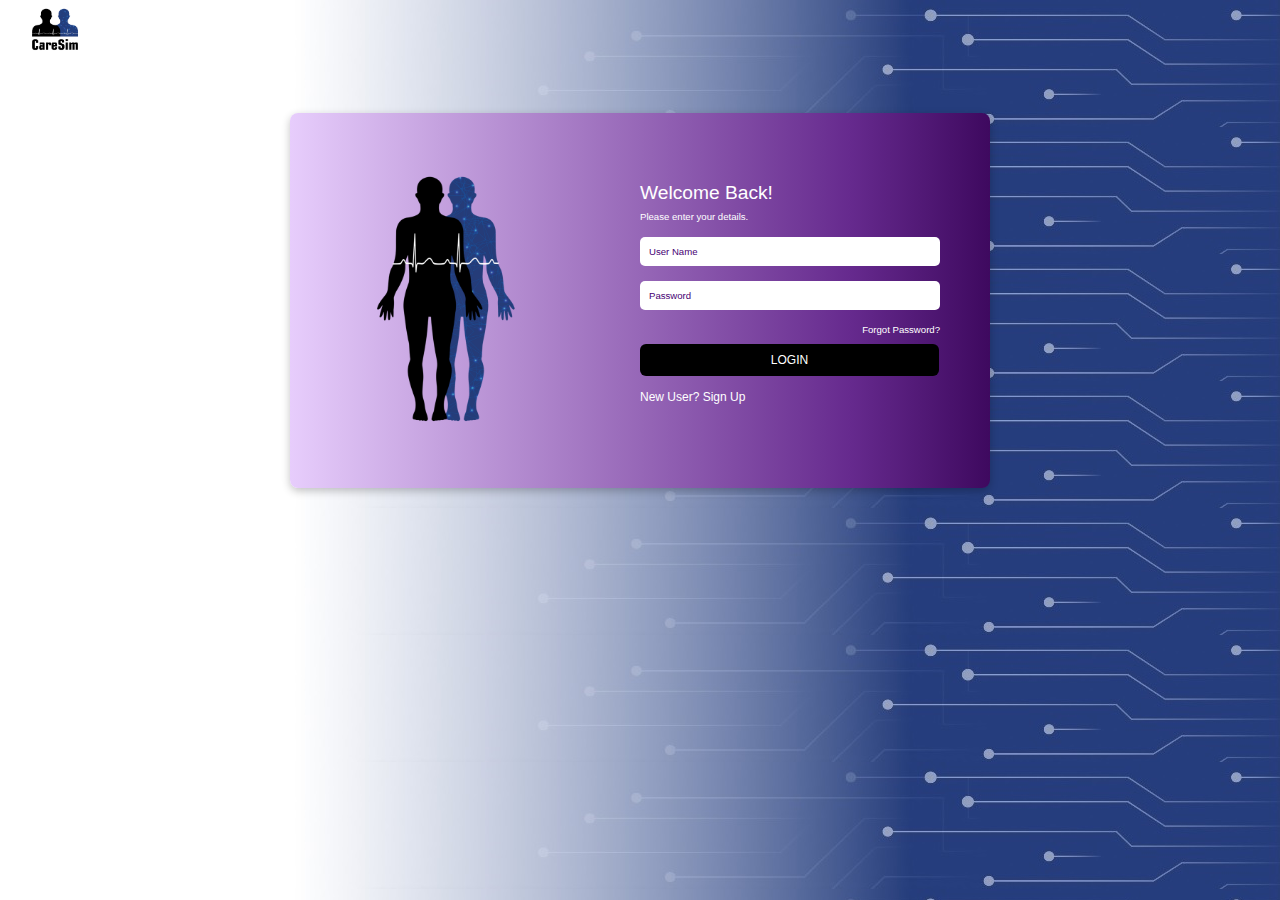
<file: index.html>
<!DOCTYPE html>
<html lang="en">
<meta charset="UTF-8">
<title>CareSim</title>
<meta name="viewport" content="width=device-width,initial-scale=1">
<link rel="stylesheet" href="css/styles.css">

<script src=""></script>
<body class="loginBg">

<img src="images/CareSimLogo.png" alt="CareSim Logo" class="careSimLogo">

<div class="loginWrapper">
<div class="loginFormLeftImg">
<img src="images/person.png" alt="CareSim Logo" class="">
</div>
<div class="loginForm">
	<h1>Welcome Back!</h1>
	<p class="small">Please enter your details.</p>
	
	<form>
	
	<input placeholder="User Name" type="text" />
	<input placeholder="Password" type="password"/>
	<p class="small txtAlignRight topMargin15px"><a href="#">Forgot Password?</a></p>
	<a href="startpage.html" class="primaryLoginBtn" />LOGIN</a>
	<p class="topMargin15px"><a href="#">New User? <strong>Sign Up</strong></a></p>
	</form>
</div>
</div>

</body>
</html>
</file>
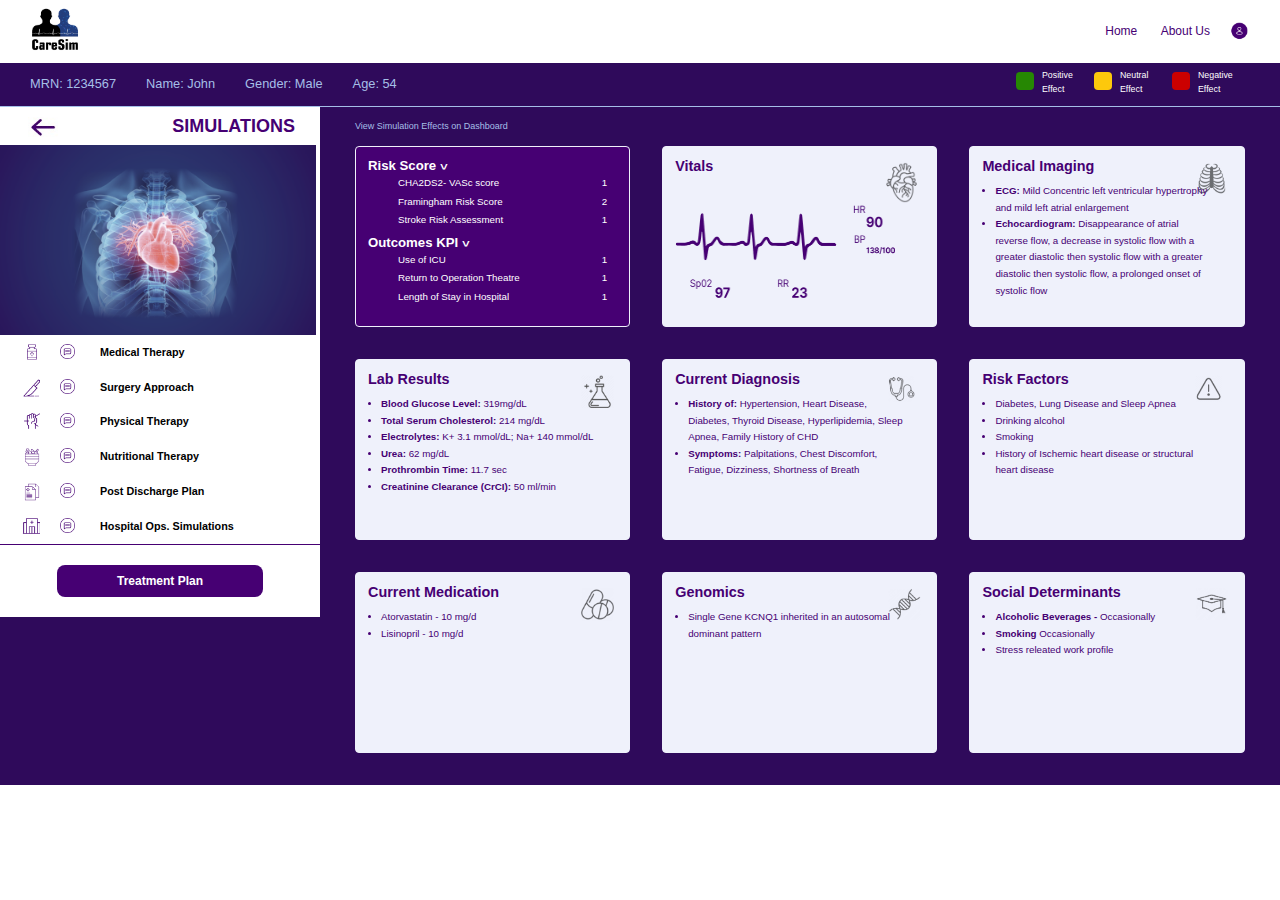
<file: simulation-dashboard.html>
<!DOCTYPE html>
<html lang="en">
<meta charset="UTF-8">
<title>CareSim</title>
<meta name="viewport" content="width=device-width,initial-scale=1">

<link rel="stylesheet" href="css/jquery.modal.min.css">
<link rel="stylesheet" href="css/styles.css">


<body>


<div class="header">
	<img src="images/CareSimLogo.png" alt="CareSim Logo" class="careSimLogo">
	
	<div class="topNav">
		<div class="avathar"></div>
		<ul>
			<li><a href="index.html">Home</a></li>
			<li><a href="#">About Us</a></li>			
		</ul>
		
	</div>
</div>
<div class="simDashboadContentBg"> 
<ul class="subNav">
<li>MRN: 1234567</li>
<li>Name: John</li>
<li>Gender: Male</li>
<li>Age: 54</li>
</ul>

<ul class="legends">
	<li><span class="red"></span> Negative Effect</li>
	<li><span class="yellow"></span> Neutral Effect</li>
	<li><span class="green"></span> Positive Effect</li>
</ul>

<div class="clearBoth" />
<div class="simDashBoardWrapper">
<div class="simLeftSection">
	<div class="backBtn"><a href="simulation.html"><img src="images/arrow.jpg" alt="Back Button" width="30px" height="20px" /></a></div>
	<div class="simLeftHeader">SIMULATIONS</div>
	<div class="simulationSlot"><img src="images/simImage.png" alt="SIMULATIONS" /></div>
	<div class="leftNav">

<div id="firstpane" class="menu_list"> <!--Code for menu starts here-->
<p class="menu_head"><span class="medThe"></span> <span class="notes"></span>Medical Therapy</p>
<div class="menu_body"> 

<div class="planWrapperParent">
	<div class="planWrapper MedicalTherapyPlan1">
		<div class="plan">Plan 1</div>
		<div class="medicines">Aspirin</div>
		<div class="dose">
		
		 <select class="dropdown">
			<option selected value="default">Dose</option>
			<option value="0">125 mg/ daily</option>
			<option value="1">325 mg/ daily</option>
			<option value="2">500 mg/ daily</option>
		</select>

</div>
		<div class="saved"></div>
	</div>
	<br class="clearBoth" />
</div>	

<div class="planWrapperParent">
	<div class="planWrapper">
		<div class="plan">Plan 2</div>
		<div class="medicines">Aspirin</div>
		<div class="dose">
			 <select class="dropdown">
			 <option selected value="default">Dose</option>
			<option value="0">125 mg/ daily</option>
			<option value="1">325 mg/ daily</option>
			<option value="2">500 mg/ daily</option>
		</select>
		</div>
		
		<div class="saved"></div>
	</div>
	<div class="planWrapper">
		<div class="plan">&nbsp;</div>
		<div class="medicines">Warfarin</div>
		<div class="dose">
		
		 <select class="dropdown">
		 <option selected value="default">Dose</option>
			<option value="0">125 mg/ daily</option>
			<option value="1">325 mg/ daily</option>
			<option value="2">500 mg/ daily</option>
		</select> 

</div>
		<div class="saved"></div>
	</div>
<br class="clearBoth" />
</div>
<div class="planWrapperParent">	
	<div class="planWrapper">
		<div class="plan">Plan 3</div>
		<div class="medicines">Warfarin</div>
		<div class="dose">
		
		<select class="dropdown">
		<option selected value="default">Dose</option>
			<option value="0">125 mg/ daily</option>
			<option value="1">325 mg/ daily</option>
			<option value="2">500 mg/ daily</option>
		</select>
			
</div>
		<div class="saved"></div>
	</div>
	<br class="clearBoth" />
</div>
<div class="planWrapperParent">	
	<div class="planWrapper">
		<div class="plan">Plan 4</div>
		<div class="medicines">Dabigatarn</div>
		<div class="dose">
		
		<select class="dropdown">
		<option selected value="default">Dose</option>
			<option value="0">125 mg/ daily</option>
			<option value="1">325 mg/ daily</option>
			<option value="2">500 mg/ daily</option>
		</select>

</div>
		<div class="saved"></div>
	</div>
	
	<div class="planWrapper">
		<div class="plan">&nbsp;</div>
		<div class="medicines">Rivaroxaban</div>
		<div class="dose">
		
		 <select class="dropdown">
		 <option selected value="default">Dose</option>
			<option value="0">125 mg/ daily</option>
			<option value="1">325 mg/ daily</option>
			<option value="2">500 mg/ daily</option>
		</select> 

</div>
		<div class="saved"></div>
	</div>
	<br class="clearBoth" />
</div>
<div class="planWrapperParent">	
	<div class="planWrapper">
		<div class="plan">Plan 5</div>
		<div class="medicines">Apixaban</div>
		<div class="dose">
		
		 <select class="dropdown">
		 <option selected value="default">Dose</option>
			<option value="0">125 mg/ daily</option>
			<option value="1">325 mg/ daily</option>
			<option value="2">500 mg/ daily</option>
		</select>

</div>
		<div class="saved"></div>
	</div>
	<div class="planWrapper">
		<div class="plan">&nbsp;</div>
		<div class="medicines">Edoxaban</div>
		<div class="dose">
		
		 <select class="dropdown">
		 <option selected value="default">Dose</option>
			<option value="0">125 mg/ daily</option>
			<option value="1">325 mg/ daily</option>
			<option value="2">500 mg/ daily</option>
		</select>

</div>
		<div class="saved"></div>
	</div>
	<br class="clearBoth" />
</div>
<div class="planWrapperParent">	
	<div class="planWrapper">
		<div class="plan">Plan 6</div>
		<div class="medicines cusDropDown" style="width: 196px; margin-left: -6px; margin-top: -5px;">
		<select class="dropdown mediciness">
			<option value="0" selected>Custom</option>
			<option value="1">Asprin</option>
			<option value="2">Warfarin</option>
			<option value="3">Dabigatarn</option>
			<option value="4">Rivaroxaban</option>
			<option value="5">Apixaban</option>
			<option value="6">Edoxaban</option>
		</select>
		
		
		 <select class="dropdown doses">
			<option selected value="default">Dose</option>
			<option value="0">125 mg/ daily</option>
			<option value="1">325 mg/ daily</option>
			<option value="2">500 mg/ daily</option>
		</select>

</div>
		<div class="saved"></div>
		
		<div style="float: left; margin-left:84px; margin-top: 5px; clear: both;" class="displayNone newMedicines1">
			<div class="medicines cusDropDown" style="width: 196px; margin-left: -10px; margin-top: -5px;">
				<select class="dropdown mediciness">
					<option value="1">Warfarin</option>
					<option value="2">Dabigatarn</option>
					<option value="3">Rivaroxaban</option>
					<option value="4">Apixaban</option>
					<option value="5">Edoxaban</option>
				</select>


				<select class="dropdown doses">
					<option selected value="default">Dose</option>
					<option value="0">125 mg/ daily</option>
					<option value="1">325 mg/ daily</option>
					<option value="2">500 mg/ daily</option>
				</select>

			</div>		
		</div>
		
		<div style="float: left; margin-left:84px; margin-top: 5px;" class="displayNone newMedicines2">
			<div class="medicines cusDropDown" style="width: 196px; margin-left: -10px; margin-top: -5px;">
				<select class="dropdown mediciness">
					
					<option value="1">Dabigatarn</option>
					<option value="2">Rivaroxaban</option>
					<option value="3">Apixaban</option>
					<option value="4">Edoxaban</option>
				</select>


				<select class="dropdown doses">
					<option selected value="default">Dose</option>
					<option value="0">125 mg/ daily</option>
					<option value="1">325 mg/ daily</option>
					<option value="2">500 mg/ daily</option>
				</select>

			</div>
		
		</div>
		
		<div style="float: left; margin-left:84px; margin-top: 5px;" class="displayNone newMedicines3">
			<div class="medicines cusDropDown" style="width: 196px; margin-left: -10px; margin-top: -5px;">
				<select class="dropdown mediciness">									
					<option value="1">Rivaroxaban</option>
					<option value="2">Apixaban</option>
					<option value="3">Edoxaban</option>
				</select>


				<select class="dropdown doses">
					<option selected value="default">Dose</option>
					<option value="0">125 mg/ daily</option>
					<option value="1">325 mg/ daily</option>
					<option value="2">500 mg/ daily</option>
				</select>

			</div>
		
		</div>
		
		<div style="float: left; margin-left:84px; margin-top: 5px;" class="displayNone newMedicines4">
			<div class="medicines cusDropDown" style="width: 196px; margin-left: -10px; margin-top: -5px;">
				<select class="dropdown mediciness" style="width:94px">														
					<option value="1">Apixaban</option>
					<option value="2">Edoxaban</option>
				</select>


				<select class="dropdown doses">
					<option selected value="default">Dose</option>
					<option value="0">125 mg/ daily</option>
					<option value="1">325 mg/ daily</option>
					<option value="2">500 mg/ daily</option>
				</select>

			</div>
		
		</div>
		
		<div style="float: left; margin-left:84px; margin-top: 5px;" class="displayNone newMedicines5">
			<div class="medicines cusDropDown" style="width: 196px; margin-left: -10px; margin-top: -5px;">
				<select class="dropdown mediciness" style="width:94px">																			
					<option value="2">Edoxaban</option>
				</select>
				<select class="dropdown doses">
					<option selected value="default">Dose</option>
					<option value="0">125 mg/ daily</option>
					<option value="1">325 mg/ daily</option>
					<option value="2">500 mg/ daily</option>
				</select>

			</div>
		
		</div>
		<br class="clearBoth" />
		<div style="margin-left:84px; margin-top: 5px;" class="cusButton displayNone"><span class="AddMedication">Add Medication</span> | <span class="delete">Delete</span></div>
	</div>
	<br class="clearBoth" />
</div>	
	
	<br class="clearBoth" />	 
</div>
<p class="menu_head"><span class="surApproach"></span> <span class="notes"></span>Surgery Approach</p>
<div class="menu_body"> 
	<div class="planWrapperParent">
	<div class="planWrapper">
		<div class="plan">Plan 1</div>
		<div class="medicines"><a href="#ex12" rel="modal:open" class="modalLink">Catheter Ablation</a></div>
		<div class="dose">
		
		&nbsp;

</div>
		<div class="saved"></div>
	</div>
	<br class="clearBoth" />
	<div id="ex12" class="modal">
			<div class="modalHeader">
			<h2>Catheter Ablation</h2>
			
			
</div>

<div class="modalBody" style="padding: 10px 15px">
	<h3 style="padding-bottom: 10px; width: 50%; float: left;" id="modTitle">Select Incision Area</h3>
	<div style="width: 49%; float: left;">
				<ul class="simIcon">
					<li class="injection"></li>
					<li class="fix"></li>
				</ul>
			</div>
	<p style="padding-bottom: 10px; float: left; clear: both;">Echocardiogram done in last month- showed disappearance of atrial reverse flow, a decrease in systolic flow with a greater diastolic than systolic flow</p>
	<img src="images/1-Screenshot.gif" alt="" width="480px" height="480px" id="Catheter" />
</div>
        
		</div>
	
</div>

<div class="planWrapperParent">
	<div class="planWrapper">
		<div class="plan">Plan 2</div>
		<div class="medicines" style="width:95px;">Mitral Valve Repair</div>
		<div class="dose" style="width:95px;">
		
		 &nbsp;

</div>
		<div class="saved"></div>
	</div>
	<br class="clearBoth" />
	
</div>

 </div>
<p class="menu_head"><span class="phyThe"></span> <span class="notes"></span>Physical Therapy</p>
<div class="menu_body"> 
<div class="planWrapperParent phyThePlan1">
	<div class="planWrapper">
		<div class="plan">Plan 1</div>
		<div class="medicines">Marathons</div>
		<div class="dose">
		
		 <select class="dropdown phyTheDD">
		 <option selected value="default">Dose</option>
			<option value="0">5 hrs/week</option>
			<option value="1">6 hrs/week</option>
		</select>

</div>
		<div class="saved"></div>
	</div>
	<br class="clearBoth" />
</div>

<div class="planWrapperParent phyThePlan2">
	<div class="planWrapper">
		<div class="plan">Plan 2</div>
		<div class="medicines">Brisk Walk</div>
		<div class="dose">
		
		 <select class="dropdown phyTheDD">
		 <option selected value="default">Dose</option>
			<option value="0">5 hrs/week</option>
		</select>

</div>
		<div class="saved"></div>
	</div>
	<br class="clearBoth" />
</div>

<div class="planWrapperParent phyThePlan3">
	<div class="planWrapper">
		<div class="plan">Plan 3</div>
		<div class="medicines">Moderate Exercise</div>
		<div class="dose">
		
		 <select class="dropdown phyTheDD">
		 <option selected value="default">Dose</option>
			<option value="0">4 hrs/week</option>
			<option value="1">6 hrs/week</option>
			<option value="2">7 hrs/week</option>
		</select>

</div>
		<div class="saved"></div>
	</div>
	<br class="clearBoth" />
</div>


 </div>
<p class="menu_head"><span class="nutThe"></span> <span class="notes"></span>Nutritional Therapy</p>
<div class="menu_body">
<div class="planWrapperParent nutThePlan1">
	<div class="planWrapper">
		<div class="plan">Plan 1</div>
		<div class="medicines">Olive Oil</div>
		<div class="dose">
		
		 <select class="dropdown nutTheDD">
			<option selected value="default">Dose</option>
			<option value="0">4 tbsp/day</option>
			<option value="1">6 tbsp/day</option>
			<option value="2">10 tbsp/day</option>
		</select>

</div>
		<div class="saved"></div>
	</div>
	<br class="clearBoth" />
</div>

<div class="planWrapperParent nutThePlan2">
	<div class="planWrapper">
		<div class="plan">Plan 2</div>
		<div class="medicines">Seafood</div>
		<div class="dose">
		
		 <select class="dropdown nutTheDD">
			<option selected value="default">Dose</option>
			<option value="0">2 times/week</option>
			<option value="1">4 times/week</option>
			<option value="2">6 times/week</option>
		</select>

</div>
		<div class="saved"></div>
	</div>
	<br class="clearBoth" />
</div>

<div class="planWrapperParent nutThePlan3">
	<div class="planWrapper">
		<div class="plan">Plan 3</div>
		<div class="medicines">Legumes</div>
		<div class="dose">
		
		 <select class="dropdown nutTheDD">
			<option selected value="default">Dose</option>
			<option value="0">3 times/week</option>
			<option value="1">5 times/week</option>			
		</select>

</div>
		<div class="saved"></div>
	</div>
	<br class="clearBoth" />
</div>

 </div>
<p class="menu_head"><span class="postDis"></span> <span class="notes"></span>Post Discharge Plan</p>
<div class="menu_body"> 
<div class="planWrapperParent">
	<div class="planWrapper">
		<div class="plan">Medicine</div>
		<div class="medicines">Cefixime</div>
		<div class="dose">
		
		 <select class="dropdown">
			<option value="0">200 mg/twice daily</option>
		</select>

</div>
		<div class="saved"></div>
	</div>
	<br class="clearBoth" />
</div>

<div class="planWrapperParent">
	<div class="planWrapper">
		<div class="plan">Follow Up</div>
		<div class="medicines">&nbsp;</div>
		<div class="dose">
		
		 <select class="dropdown">
			<option value="0">4 months later</option>
			<option value="1">5 months later</option>
			<option value="2">6 months later</option>
		</select>

</div>
		<div class="saved"></div>
	</div>
	<br class="clearBoth" />
</div>

<div class="planWrapperParent">
	<div class="planWrapper">
		<div class="plan">Advice</div>
		<div class="medicines">&nbsp;</div>
		<div class="dose">
		
		&nbsp;

</div>
		<div class="saved"></div>
	</div>
	<br class="clearBoth" />
</div>


</div>
<p class="menu_head"><span class="hospitalOps"></span> <span class="notes"></span>Hospital Ops. Simulations</p>
<div class="menu_body"> 
<div class="planWrapperParent">
	<div class="planWrapper">
		<div class="plan">Plan 1</div>
		<div class="medicines">Aspirin</div>
		<div class="dose">
		
		 <select class="dropdown">
			<option value="0">125 mg/ daily</option>
			<option value="1">325 mg/ daily</option>
			<option value="2">500 mg/ daily</option>
		</select>

</div>
		<div class="saved"></div>
	</div>
	<br class="clearBoth" />
</div>

<div class="planWrapperParent">
	<div class="planWrapper">
		<div class="plan">Plan 2</div>
		<div class="medicines">Aspirin</div>
		<div class="dose">
		
		 <select class="dropdown">
			<option value="0">125 mg/ daily</option>
			<option value="1">325 mg/ daily</option>
			<option value="2">500 mg/ daily</option>
		</select>

</div>
		<div class="saved"></div>
	</div>
	<br class="clearBoth" />
</div>
</div>
</div>
<!--Code for menu ends here--> 


	</div>
	
	<div class="navBtmLink"><a href="#">Treatment Plan</a></div>
</div>

<div class="sDmainContent">
	<div class="cardSection">
		<p class="marginBtm15px">View Simulation Effects on Dashboard</p>
		
	 <div class="cards active">
		<h3 class="riskScorePlanMT">Risk Score <span>^</span></h3>
		<ul class="riskScore riskScorePlanMT">
			<li class="list1">CHA2DS2- VASc score <span>1</span></li>
			<li class="list2">Framingham Risk Score <span>2</span></li>
			<li class="list3">Stroke Risk Assessment <span>1</span></li>
		</ul>
		<h3>Outcomes KPI <span>^</span></h3>
		<ul class="riskScore">
			<li>Use of ICU <span>1</span></li>
			<li>Return to Operation Theatre <span>1</span></li>
			<li>Length of Stay in Hospital <span>1</span></li>
		</ul>
	</div> 
	<div class="cards vitals">
		<h2 class="PlanMT">Vitals</h2>
		<img class="PlanMTImg" src="images/heartRate.png" />
	</div>
	<div class="cards marginRgt0px MedicalImaging">
		<h2 class="miTitle">Medical Imaging</h2>
		<ul>
			<li><strong>ECG: </strong>Mild Concentric left ventricular hypertrophy and mild left atrial enlargement</li>
			<li class="miList"><strong>Echocardiogram: </strong>Disappearance of atrial reverse flow, a decrease in systolic flow with a greater diastolic then systolic flow with a greater diastolic then systolic flow, a prolonged onset of systolic flow</li>
		</ul>
	</div>
	
	<div class="cards LabResultsSmall">
		<h2>Lab Results</h2>
		<ul>
			<li><strong>Blood Glucose Level: </strong>319mg/dL</li>
			<li class="plan1-5hrspw"><strong>Total Serum Cholesterol: </strong>214 mg/dL</li>
			<li><strong>Electrolytes: </strong>K+ 3.1 mmol/dL; Na+ 140 mmol/dL</li>
			<li><strong>Urea: </strong>62 mg/dL</li>
			<li><strong>Prothrombin Time: </strong>11.7 sec</li>
			<li class="plan1-325mg plan2-6hrspw plan3-6hrspw"><strong>Creatinine Clearance (CrCI): </strong>50 ml/min</li>
		</ul>
	</div>
	<div class="cards CurrentDiagnosis">
		<h2>Current Diagnosis</h2>
		<ul>
			<li><strong>History of: </strong>Hypertension, Heart Disease, Diabetes, Thyroid Disease, Hyperlipidemia, Sleep Apnea, Family History of CHD</li>
			<li class="plan1-325mg"><strong>Symptoms: </strong>Palpitations, Chest Discomfort, Fatigue, Dizziness, Shortness of Breath</li>
		</ul>
	</div>
	<div class="cards marginRgt0px RiskFactors">
		<h2>Risk Factors</h2>
		<ul>
			<li>Diabetes, Lung Disease and Sleep Apnea</li>
			<li class="Plan1500mg">Drinking alcohol</li>
			<li>Smoking</li>
			<li class="plan34hrspw">History of Ischemic heart disease or structural heart disease</li>
		</ul>
	</div>
	
	<div class="cards CurrentMedication">
		<h2>Current Medication</h2>
		<ul>
			<li>Atorvastatin - 10 mg/d</li>
			<li>Lisinopril - 10 mg/d</li>
		</ul>
	</div>
	<div class="cards Genomics">
		<h2>Genomics</h2>
		<ul>
			<li>Single Gene KCNQ1 inherited in an autosomal dominant pattern</li>
		</ul>
	</div>
	<div class="cards marginRgt0px SocialDeterminants">
		<h2>Social Determinants</h2>
		<ul>
			<li><strong>Alcoholic Beverages - </strong>Occasionally</li>
			<li><strong>Smoking</strong> Occasionally</li>
			<li>Stress releated work profile</li>
		</ul>
	</div>
	
	</div>
	
</div>

<div class="clearBoth" />
</div>

	
</div>

<script src="scripts/jquery.min.js"></script>
<script src="scripts/jquery.modal.min.js"></script>
<script src="scripts/simulation.js"></script>
<script>
$(document).ready(function(){
 $("#fade").modal({
  fadeDuration: 1000,
  fadeDelay: 0.50
});
  

$('#tabs li a:not(:first)').addClass('inactive');
$('.container').hide();
$('.container:first').show();
    
$('#tabs li a').click(function(){
    var t = $(this).attr('id');
  if($(this).hasClass('inactive')){ //this is the start of our condition 
    $('#tabs li a').addClass('inactive');           
    $(this).removeClass('inactive');
    
    $('.container').hide();
    $('#'+ t + 'C').fadeIn('slow');
 }
});



});
 
</script>
<script type="text/javascript">
<!--//---------------------------------+
//  Developed by Roshan Bhattarai 
//  Visit http://roshanbh.com.np for this script and more.
//  This notice MUST stay intact for legal use
// --------------------------------->
$(document).ready(function() {
  // Slides the element with class "menu_body" when the paragraph with class "menu_head" is clicked
  $("#firstpane p.menu_head").click(function() {
    $(this).addClass('active').next("div.menu_body").slideToggle(300).siblings("div.menu_body").slideUp("slow");
    $(this).siblings().removeClass('active');
  });
  



});

</script>


</body>
</html>
</file>
<file: css/styles.css>
/* http://meyerweb.com/eric/tools/css/reset/ 
   v2.0 | 20110126
   License: none (public domain)
*/

html, body, div, span, applet, object, iframe,
h1, h2, h3, h4, h5, h6, p, blockquote, pre,
a, abbr, acronym, address, big, cite, code,
del, dfn, em, img, ins, kbd, q, s, samp,
small, strike, strong, sub, sup, tt, var,
b, u, i, center,
dl, dt, dd, ol, ul, li,
fieldset, form, label, legend,
table, caption, tbody, tfoot, thead, tr, th, td,
article, aside, canvas, details, embed, 
figure, figcaption, footer, header, hgroup, 
menu, nav, output, ruby, section, summary,
time, mark, audio, video {
	margin: 0;
	padding: 0;
	border: 0;
	font-size: 100%;
	font: inherit;
	vertical-align: baseline;
	font-family: Verdana, sans-serif;
}
/* HTML5 display-role reset for older browsers */
article, aside, details, figcaption, figure, 
footer, header, hgroup, menu, nav, section {
	display: block;
}
body {
	line-height: 1;
}
ol, ul {
	list-style: none;
}
blockquote, q {
	quotes: none;
}
blockquote:before, blockquote:after,
q:before, q:after {
	content: '';
	content: none;
}
table {
	border-collapse: collapse;
	border-spacing: 0;
}

.loginBg {
	background: url('../images/loginBg.jpg') top right repeat-y;
}

.careSimLogo {
	width: 60px;
    height: 50px;
	margin-left: 25px;
	margin-top: 5px;
	margin-bottom: 5px;
}

p {
	font-size: 75%;
}

p a{
	color: #fff;
	text-decoration: none;
}

.loginWrapper {
	width: 700px;
	margin: 50px auto 0px auto;	
	height: 375px;
	background: rgb(231,205,252);
	background: linear-gradient(90deg, rgba(231,205,252,1) 0%, rgba(102,42,142,1) 80%, rgba(62,9,95,1) 100%);
	border-radius: 8px;
	box-shadow: rgba(0, 0, 0, 0.24) 0px 3px 8px;
}
.loginFormLeftImg img {
	float: left;
	width: 150px;
	height: 250px;
	margin-right: 30px;
	margin-top: 62px;
    margin-left: 82px;
}

.loginForm {
    float: right;
    width: 300px;
    color: #fff;
    margin-right: 50px;
    margin-top: 70px;
}

.loginForm h1 {
	font-size: 120%;
	font-weight: normal;
	margin-bottom: 10px;
}

.loginForm p.small {
	font-size: 60%;
}

.loginForm input {
	background: #fff;
	border-radius: 5px;
	color: #9770B1;
	border: none;
	margin-top: 15px;
	font-size: 60%;
	padding: 3%;	
	width: 94%;
}

::placeholder {
  color: #460073;
  opacity: 1; /* Firefox */
}

:-ms-input-placeholder { /* Internet Explorer 10-11 */
 color: #460073;
}

::-ms-input-placeholder { /* Microsoft Edge */
 color: #460073;
}

.clearBoth {
	clear: both;
}

a.primaryLoginBtn {
	background: #000000;
	border-radius: 6px;
	color: #fff;
	text-align: center;	
	width: 93%;
	cursor: pointer;
	display: block;
	margin-top: 10px;
	padding: 10px;
	text-decoration: none;
	font-size: 75%;
}

a.primaryLoginBtn:hover {
	background: #ffffff;
	color: #460073;
}

.txtAlignRight {
	text-align: right;
}

.topMargin15px {
	margin-top: 15px;
}

.topNav {
	float: right;
	width: 40%;
	font-size: 75%;
	font-weight: normal;
}
.topNav ul {
	float: right;
	margin-top: 25px;
	margin-right: 10px;
}

.topNav ul li {
	display: inline-block;
	margin: 0px 10px 0px 10px
}

.topNav div.avathar {
	background: url(../images/avathar.png) top left no-repeat;
	background-size: 90%;
	width: 20px;
	height: 20px;
	display: inline-block;
	float: right;
	margin-right: 30px;
	margin-top: 22px;
}

.topNav ul li a { 
	color: #460073;
	text-decoration: none;
}

.topNav ul li a:hover {
	cursor: pointer;
	text-decoration: underline;
}

.content {
	float: left;
	width: 96%;
	
	padding: 25px;
	display: block;
}

.startpageBg {
	background: url(../images/Digital-Background.gif) top left no-repeat;	
	padding: 0px !important;
width: 100% !important;	
}

.startPageTitle {
	font-size: 180%;
	font-weight: normal;
	color:#fff;
	line-height: 35px;
	
}

.startPageWrapper {
	position: relative;
}

.startPageInput {
	margin-top: 15px;
	border-radius: 15px;
	border: none;
	border-right: none;
	color: #9770B1;
	margin-top: 15px;
	font-size: 70%;
	padding: 10px 10px 10px 20px;
	width: 200px; 		
}

a.startPageInputSubmit {
	background: url(../images/searchIcon.png) 5px 8px no-repeat;
    background-size: 70%;
    margin-left: -40px;
    border: none;
    width: 30px;
    height: 35px;
    position: relative;
    top: 12px;
    cursor: pointer;
    display: inline-block;
}
.WrapperLeft {
	float: left;
	width: 50%;
	margin-top: 160px;
	padding-left: 180px;
	padding-bottom: 250px;	
}

.WrapperRight {
	float: left;
	width: 40%;
	background: url(../images/purpleman.png) bottom right no-repeat;	
	height:500px;
	background-size: 100%;
	position: absolute;
	right: 0px;
	bottom: 0px;
}

.innerImage {
	background: url(../images/electroman.png) 10px 10px no-repeat;
	width: 445px;
	height: 415px;
	background-size: 70%;	
	position: absolute;
	right: 0px;
	bottom: 0px;
}

.simContentBg {
	background: #2F0A5B url(../images/Background.gif) center center no-repeat;
	min-height: 514px;
	background-size: contain;
}

ul.legends {
	float: right;
	width: 30%;
	margin-right: 30px;
	margin-top: 5px;
}

ul.legends li {
	float: right;
    width: 78px;
    font-size: 55%;
    color: #ffffff;
    line-height: 14px;
}

ul.legends li span.red {
	width: 18px;
    height: 18px;
    background: #CC0000;
    border-radius: 4px;
    float: left;
    margin-top: 4px;
    margin-right: 8px;
}

ul.legends li span.yellow {
	width: 18px;
    height: 18px;
    background: #FDC80C;
    border-radius: 4px;
    float: left;
    margin-top: 4px;
    margin-right: 8px;
}

ul.legends li span.green {
	width: 18px;
    height: 18px;
    background: #268703;
    border-radius: 4px;
    float: left;
    margin-top: 4px;
    margin-right: 8px;
}

.simDashboadContentBg {
	background: #2F0A5B;
}

.simButton {
	background: #A5BFE7;
	border-radius: 4px;
	padding: 8px 15px;
	color: #2F0A5B;
	font-weight: bold;
	border: 0px;
	font-size: 75%;
	text-decoration: none;
}

.simButton:hover {
	background: #FFFFFF;
	color: #460073;
	cursor: pointer;
}
.marginBtm15px {
	margin-bottom: 15px;
}
.simDashBoardWrapper {
	border-top: 1px solid #A5BFE7;
}


.cardSection {
	padding: 15px 35px;
}

.cards {
	width: 28%;
	border: 1px solid #EFF1FB;
	border-radius: 4px;
	padding: 12px;
	float: left;
	margin: 0 32px 32px 0px;
	min-height: 155px;
	background:#EFF1FB;
}

.cards.active {
	background: #460073;
}

.cards h2 {
	font-weight: bold;
	color: #460073;
	font-size: 120%;
	margin-bottom: 10px;
}

.cards.vitals {
	background: #EFF1FB url(../images/heartSmall.png) 218px 15px no-repeat;
	background-size: 15%;
}

.cards.MedicalImaging {
	background: #EFF1FB url(../images/skeleton.png) 225px 15px no-repeat;
	background-size: 12%;
}

.cards.LabResultsSmall {
	background: #EFF1FB url(../images/beaker.png) 225px 15px no-repeat;
	background-size: 12%;
}

.cards.CurrentDiagnosis {
	background: #EFF1FB url(../images/scope.png) 225px 15px no-repeat;
	background-size: 10%;
}

.cards.RiskFactors {
	background: #EFF1FB url(../images/exclamationSmall.png) 225px 15px no-repeat;
	background-size: 10%;
}

.cards.CurrentMedication {
	background: #EFF1FB url(../images/tablet.png) 225px 15px no-repeat;
	background-size: 12%;
}
.cards.Genomics {
	background: #EFF1FB url(../images/dnaSmall.png) 225px 15px no-repeat;
	background-size: 12%;
}
.cards.SocialDeterminants {
	background: #EFF1FB url(../images/advacat.png) 225px 15px no-repeat;
	background-size: 12%;
}

.cards ul {
	margin-left: 0px; font-size: small; line-height: 1.7; list-style-type: disc; padding: 0px 20px 20px 13px; 
}

.cards ul li{
	float: left;
	width: 100%;
	font-weight: normal;
	font-size: 75%;
	color: #460073;
}

.cards ul li strong{
	font-weight: bold;
}

.sDmainContent {
	font-size: 75%;
	color: #A5BFE7;
	float: left;
	width: 75%;
}

.simLeftSection {	
	border: 0px;
	font-size: 75%;
	width: 25%;
	float: left;
	padding-bottom: 20px;
	background: #fff;
}

.backBtn {	
	float:left;
	margin: 10px 0px 0px 28px;
}

.header {
	background: #FFFFFF;
}

.simLeftHeader {
	background: #FFF ;
	background-size: 6%;
	font-size: 150%;
	font-weight: bold;
	text-align: right;	
	border-radius: 0px 4px 0px 0px;	
	color: #460073;
	padding: 10px 25px 10px 0;
}

.simulationSlot img {
	float: left;
	width: 316px;
	height: 190px;
}

.marginRgt0px {
	margin-right: 0px !important;
}

.leftNav {
	float: left;
	width: 100%;
}

ul.subNav {
	float: right;
	width: 36%;
	font-size: 80%;
}

ul.subNav li {
		float: left;
		display: inline-block;
		color: #A5BFE7;
		padding: 0 15px;
}

.simDashboadContentBg ul.subNav {
	float: left;
	margin: 15px 0;
	padding-left: 15px;
}


.mainContent {
	margin-top: 30px;
}

.sectionWrapper {
	float: left;
	width: 370px;
	margin-bottom: 30px;
}


.sectionIcon a {
	float: left;
	width: 70px;
	border: 2px solid #323C98;
	border-radius: 8px;
}

.sectionIcon a:hover {
	cursor: pointer;
	border: 2px solid #8DAADE;
}

.sectionContent {
	float: left;
	width: 200px;
	padding-left: 20px;
	margin-top: 3px;
}

.sectionContent h2 {
	font-size: 75%;
	font-weight: bold;
	color: white;
	margin-bottom: 5px;	
}

.para {
	color:#8DAADE;
	line-height:18px;
	text-align: left;
}

.para strong {
	font-weight: bold;
}

.ecg {
	    margin-left: -10px;
    background: url(../images/ECGWave.gif) -30px -30px no-repeat no-repeat;
    width: 125px;
    height: 53px;
    float: left;
    padding: 0px;
    background-size: 146%;
}

.floatLeft {
	float: left;
	width: 50%;
}
.floatRight {
	float: right;
    width: 50%;
}

.floatRight .sectionWrapper{
	float: right;
	width: 310px;
}

.floatRight .sectionIcon a {
	float: right;
	text-align: center;
}

.exclamation {
	width: 40px;
	height: 40px;
	text-align: center;
	padding: 10px 0;
}

.medicine {
	width: 30px;
	height: 40px;
	text-align: center;
	padding: 10px 0;
}

.insurance {
	width: 40px;
	height: 40px;
	text-align: center;
	padding: 10px 0;
}

.scholar {
	width: 50px;
	height: 45px;
	text-align: center;
	padding: 10px 0;
}

.Heart {
	width: 80px;
	height: 45px;
	text-align: center;
	padding: 10px 0;
	margin-left: -5px;
}

.MRI {
	width: 80px;
	height: 45px;
	text-align: center;
	padding: 10px 0;
	margin-left: -5px;
}

.LabResults {
	width: 70px;
	height: 45px;
	text-align: center;
	padding: 10px 0;
}

.DNAnew {
	width: 80px;
	height: 45px;
	text-align: center;
	padding: 10px 0;
	margin-left: -5px;
}

.Disease {
	width: 75px;
	height: 45px;
	text-align: center;
	padding: 10px 0;
}

.modalHeader {
	background: #2F0A5B;
	padding: 10px;
}
.modalHeader h2 {color: #A5BFE7 }

.modalBody ul li{
	font-size: 80%;
}
#tabs {

   width: 100%;
    height:12px; 
   padding-right: 2px;
   margin-top: 10px;
   

}
a {cursor:pointer;}

#tabs li {
    float:left; 
    list-style:none; 
    margin-right:5px; 
      outline:none;
}

#tabs li a {

    font-family:Arial, Helvetica, sans-serif; 
    font-size: small;
    font-weight: bold; 
    color: #A5BFE7;
   padding-top: 5px;
   padding-left: 7px;
   padding-right: 7px;
    padding-bottom: 8px; 
    display:block; 
    text-decoration:none;
    outline:none;
	font-size: 80%;
	border-bottom: 2px solid #A5BFE7;
  
}



#tabs li a.inactive{
    padding-top:5px;
    padding-bottom:8px;
  padding-left: 8px;
  padding-right: 8px;
    color:#999;
   outline:none;
   border: none;

}

#tabs li a:hover, #tabs li a.inactive:hover {


    color: #5685bc;
      outline:none;
	  border-bottom: 2px solid #A5BFE7;
}

.container {

    clear:both;           
    width:100%; 
    text-align:left;
  padding-top: 20px;
  padding-bottom: 20px;

}

.container h2 { margin-left: 15px;  margin-right: 15px;  margin-bottom: 10px; color: #5685bc; }

.container p { margin-left: 15px; margin-right: 15px;  margin-top: 10px; margin-bottom: 10px; line-height: 1.3; font-size: small; }

.container ul { margin-left: 25px; font-size: small; line-height: 1.4; list-style-type: disc; }

.container li { padding-bottom: 5px; margin-left: 5px;}


.modalBody ul { margin-left: 0px; font-size: small; line-height: 1.4; list-style-type: disc; padding: 0px 20px 20px 20px; }

.modalBody li { padding-bottom: 5px; margin-left: 5px;}


.menu_list {
width: 100%;
}
.menu_head {
	padding: 12px 10px 12px 20px;
	cursor: pointer;
	position: relative;
	margin: 0px;
	font-weight: bold;
	font-size: 90%;
	background-size: 4%;
}
.menu_head.active,
.menu_head.active:hover {
	background: #F1F1F1;
	color: #460073;
	border-bottom: 1px solid #2A1459;
}
.menu_head:hover {
	background: #2F0A5B;
	color: #fff;
}
.menu_body {
display: none;
}
.menu_body a {
display: block;
color: #006699;
background-color: #EFEFEF;
padding-left: 10px;
font-weight: bold;
text-decoration: none;
}
.menu_body a:hover {
color: #000000;
text-decoration: underline;
}

.menu_head span.notes,
.menu_head.active:hover span.notes {
	background: url(../images/notepad.png) top left no-repeat;
	width: 20px;
	height: 20px;
	float: left;
	background-size: 75%;
	margin: 0px 20px;
	margin-top: -3px;
}

.menu_head:hover span.notes {
	background: url(../images/noteHover.png) top left no-repeat;
	color: #460073;	
	background-size: 75%;
	margin-top: -3px;
}

.menu_head span.medThe,
.menu_head.active:hover span.medThe {
	background: url(../images/medicineSmall.png) top left no-repeat;
	width: 20px;
	height: 20px;
	float: left;
	background-size: 120%;
	margin-top: -3px;
}

.menu_head:hover span.medThe {
	background: url(../images/medicineSmallHover.png) top left no-repeat;
	width: 20px;
	height: 20px;
	float: left;
	background-size: 120%;
	margin-top: -3px;
}

.menu_head span.surApproach,
.menu_head.active:hover span.surApproach {
	background: url(../images/knife.png) top left no-repeat;
	width: 20px;
	height: 20px;
	float: left;
	background-size: 120%;
	margin-top: -3px;
}

.menu_head:hover span.surApproach {
	background: url(../images/knifeHover.png) top left no-repeat;
	width: 20px;
	height: 20px;
	float: left;
	background-size: 120%;
	margin-top: -3px;
}

.menu_head span.phyThe,
.menu_head.active:hover span.phyThe {
	background: url(../images/hand.png) top left no-repeat;
	width: 20px;
	height: 20px;
	float: left;
	background-size: 120%;
	margin-top: -3px;
}

.menu_head:hover span.phyThe {
	background: url(../images/handHover.png) top left no-repeat;
	width: 20px;
	height: 20px;
	float: left;
	background-size: 120%;
	margin-top: -3px;
}

.menu_head span.nutThe,
.menu_head.active:hover span.nutThe {
	background: url(../images/plant.png) top left no-repeat;
	width: 20px;
	height: 20px;
	float: left;
	background-size: 120%;
	margin-top: -3px;
}

.menu_head:hover span.nutThe {
	background: url(../images/plantHover.png) top left no-repeat;
	width: 20px;
	height: 20px;
	float: left;
	background-size: 120%;
	margin-top: -3px;
}
.menu_head span.postDis,
.menu_head.active:hover span.postDis {
	background: url(../images/copy.png) top left no-repeat;
	width: 20px;
	height: 20px;
	float: left;
	background-size: 120%;
	margin-top: -3px;
}

.menu_head:hover span.postDis {
	background: url(../images/copyHover.png) top left no-repeat;
	width: 20px;
	height: 20px;
	float: left;
	background-size: 120%;
	margin-top: -3px;
}
.menu_head span.hospitalOps,
.menu_head.active:hover span.hospitalOps {
	background: url(../images/hospital.png) top left no-repeat;
	width: 20px;
	height: 20px;
	float: left;
	background-size: 120%;
	margin-top: -3px;
}

.menu_head:hover span.hospitalOps {
	background: url(../images/hospitalHover.png) top left no-repeat;
	width: 20px;
	height: 20px;
	float: left;
	background-size: 120%;
	margin-top: -3px;
}


.planWrapperParent {
	background: #F1F1F1;
	color: #460073;
	padding: 2px 0px;
	border-bottom: 1px solid #fff;
	
}
.planWrapperParent.active,
.planWrapperParent:hover {
	background: #2F0A5B;
	color: #fff;
	cursor: pointer;
}

.planWrapper {
	float: left;
	width: 100%;	
	padding: 0px 0px 3px;
	font-size: 80%;
	position: relative;
}

.planWrapper .plan {
	float: left;
	width: 50px;	
	padding-left: 30px;
	font-weight: bold;
	padding-top:5px;	
}

.planWrapper .medicines {
	float: left;
	width: 90px;
	padding-top:5px;
}

.planWrapper .dose {
	float: left;
	width: 100px;
}

.planWrapper .action {
	float: left;
	width: 20px;
	rotate: -180deg;
    font-weight: bold;
    position: absolute;
    right: 10px;
    top: 4px;
}

.planWrapper .saved {
	float: left;
    width: 20px;
    background: url(../images/flag.png) 9px 3px no-repeat;
    background-size: 55%;
    height: 20px;
	margin-left: 7px;
}
.planWrapperParent.active .planWrapper .saved,
.planWrapperParent.active:hover .planWrapper .saved,
.planWrapperParent:hover .planWrapper .saved{
	background: url(../images/flagHover.png) 9px 3px no-repeat;
	background-size: 55%;
	cursor:pointer;
}

.cards h3 {
	font-size: 110%;
	font-weight: bold;
	color: #ffffff;
}

.cards h3 span {
	rotate: -180deg;
	display: inline-block;
}

.cards ul.riskScore  {
	margin: 3px 0px 5px 0px;
	float: left;
	padding: 0px;
}
.cards ul.riskScore li {
	float: left;
	display: block;
	color: #ffffff;
	padding-left: 30px;
	padding-right: 10px;
	margin-bottom: 2px;
	width: -webkit-fill-available;
}

.cards ul.riskScore li span {
	float: right;
}

.planWrapper {
  position: relative; /* Add position relative to the planWrapper */
}

.dropdown {
	background: #F1F1F1;
    border: none;
    font-size: 105%;
    border-radius: 8px;
    padding: 2px 10px 2px 5px;
	margin-top: 1px;
}

.navBtmLink {
	float: left;
	border-top: 1px solid #460073;
	width: 100%;
	text-align: center;
}

.navBtmLink a {
	text-align: center;
	color: #fff;
	font-weight: bold;
	text-decoration: none;
	margin-top: 20px;
	padding: 10px 60px;
	background: #460073;
	display: inline-block;
	border-radius: 8px;
}

.PlanMTImg {
	margin-top: 20px;
	width: 220px;
	height: 100px;
}

.displayNone {
	display: none;
}

a.modalLink {
	padding: 0px; 
	margin: 0px; 
	font-weight: normal; 
	color: #460073;
	background: none;
}
.planWrapperParent:hover a.modalLink,
.planWrapperParent.active a.modalLink,
a.modalLink:hover {	
	color: #fff;
	text-decoration: none;
	background: #460073;
}

ul.simIcon {
	float: right;
	margin: 0px;
	padding: 0px;
}

ul.simIcon li.injection,
ul.simIcon li.injection:hover,
ul.simIcon li.injection.active {
	background: url(../images/injection.png) 9px 3px no-repeat;
	background-size: 55%;
	cursor:pointer;
	float: left;
	margin: 0px;
	padding: 0px;
	list-style: none;
	width: 30px;
	height: 30px;
}
ul.simIcon li.injection:hover,
ul.simIcon li.injection.active {
	background: url(../images/injection-hover.png) 9px 3px no-repeat;
	background-size: 55%;
	cursor:pointer;
}

ul.simIcon li.fix,
ul.simIcon li.fix:hover,
ul.simIcon li.fix.active {
	background: url(../images/fix.png) 9px 3px no-repeat;
	background-size: 55%;
	cursor:pointer;
	float: left;
	margin: 0px;
	width: 30px;
	height: 30px;
	padding: 0px;
	list-style: none;
}

ul.simIcon li.fix:hover,
ul.simIcon li.fix.active {
	background: url(../images/fix-hover.png) 9px 3px no-repeat;
	background-size: 55%;
	cursor:pointer;
}
</file>
